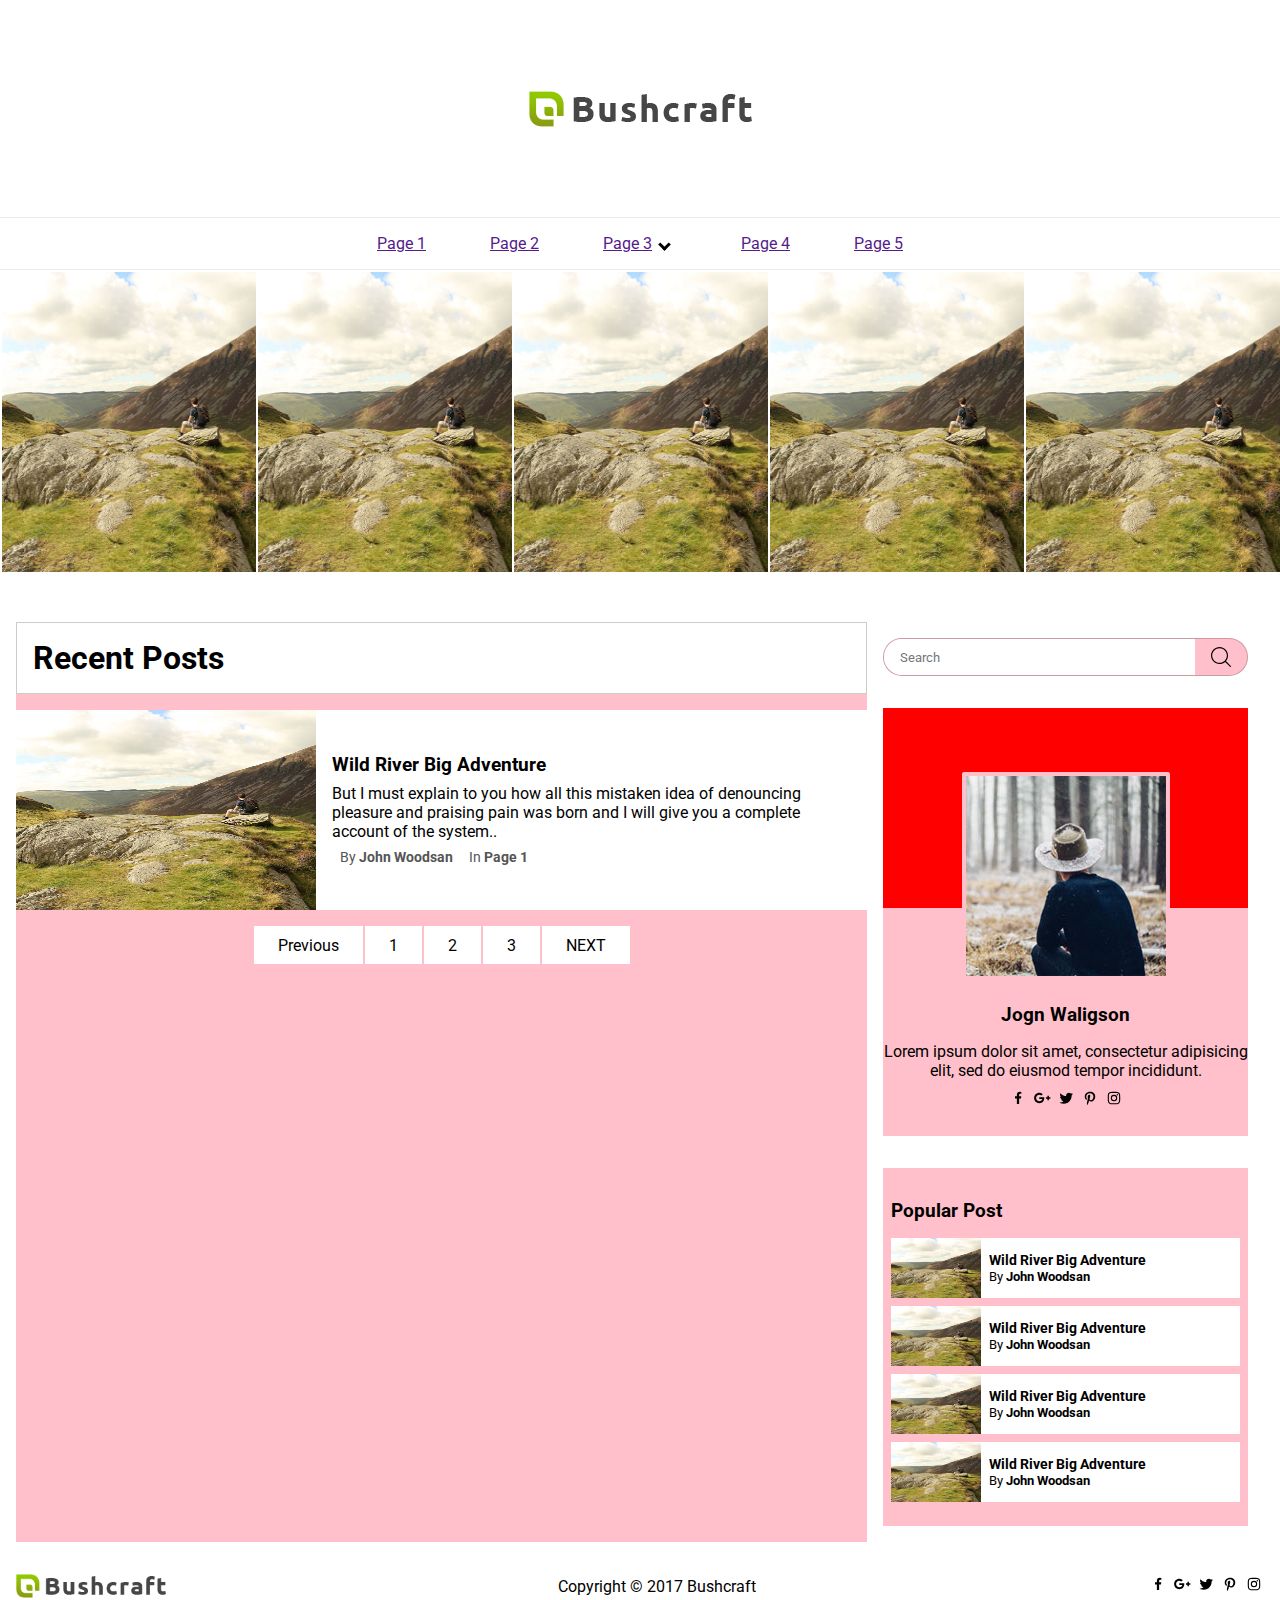
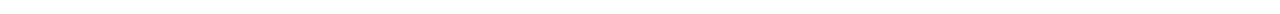
<file: index.html>
<!DOCTYPE html>
<html lang="en">
<head>
  <meta charset="UTF-8">
  <meta name="viewport" content="width=device-width, initial-scale=1.0">
  <meta http-equiv="X-UA-Compatible" content="ie=edge">
  <link rel="stylesheet" href="https://fonts.googleapis.com/css?family=Roboto&display=swap">
  <link rel="stylesheet" href="stylesheets/css/main.css">

  <title>Document</title>
</head>
<body>
  <header>
    <div class="logo-container">
      <img src="images/logo.png" class="logo" alt="">
    </div>
    <nav>
      <div id="nav-toggler">
        <svg viewBox="0 0 26 26"><path  d="M 0 4 L 0 6 L 26 6 L 26 4 Z M 0 12 L 0 14 L 26 14 L 26 12 Z M 0 20 L 0 22 L 26 22 L 26 20 Z "/></svg>
      </div>
      <ul class="main-nav">
        <li><a href="">Page 1</a></li>
        <li><a href="">Page 2</a></li>
        <li >
          <a href="" >Page 3</a>
          <ul class="dropdown">
            <li><a href="">Subpage 1</a></li>
            <li><a href="">Subpage 2</a></li>
            <li><a href="">Subpage 3</a></li>
            <li><a href="">Subpage 4</a></li>
          </ul>
        </li>
        <li><a href="">Page 4</a></li>
        <li><a href="">Page 5</a></li>
      </ul>
    </nav>
  </header>
  <section class="slider owl-carousel">
    <div><img src="images/post_img.jpg" alt=""> </div>
    <div><img src="images/post_img.jpg" alt=""> </div>
    <div><img src="images/post_img.jpg" alt=""> </div>
    <div><img src="images/post_img.jpg" alt=""> </div>
    <div><img src="images/post_img.jpg" alt=""> </div>
    <div><img src="images/post_img.jpg" alt=""> </div>
    <div><img src="images/post_img.jpg" alt=""> </div>
  </section>
  <div class="main-content">
    <section class="posts">
      <h1 class="section-header">Recent Posts</h1>
      <article class="post">
        <img class="post-img" src="images/post_img.jpg" alt="">
        <div class="post-data">
          <h3 class="post-title">Wild River Big Adventure</h3>
          <p class="post-content">But I must explain to you how all this mistaken idea of denouncing pleasure and praising pain was born and I will give you a complete account of the system..</p>
          <ul class="post-meta">
            <li>By <strong>John Woodsan</strong></li>
            <li>In <strong>Page 1</strong></li>
          </ul>
        </div>

      </article>

      <ul class="pagination-container">
        <li>Previous</li>
        <li>1</li>
        <li>2</li>
        <li>3</li>
        <li>NEXT</li>
      </ul>
    </section>
    <section class="sidebar">

                <form class="search-box" action="#" >

                  <input type="text" name="" value="" placeholder="Search">
                  <svg class="search-icon"  viewBox="0 0 451 451"><g><path d="M447.05,428l-109.6-109.6c29.4-33.8,47.2-77.9,47.2-126.1C384.65,86.2,298.35,0,192.35,0C86.25,0,0.05,86.3,0.05,192.3
            s86.3,192.3,192.3,192.3c48.2,0,92.3-17.8,126.1-47.2L428.05,447c2.6,2.6,6.1,4,9.5,4s6.9-1.3,9.5-4
            C452.25,441.8,452.25,433.2,447.05,428z M26.95,192.3c0-91.2,74.2-165.3,165.3-165.3c91.2,0,165.3,74.2,165.3,165.3
            s-74.1,165.4-165.3,165.4C101.15,357.7,26.95,283.5,26.95,192.3z"/></g>
                  </svg>
                </form>

      <div class="about">
        <img src="images/about_img.jpg" alt="">
          <h3 class="name">Jogn Waligson</h3>
          <p class="detail">
            Lorem ipsum dolor sit amet, consectetur adipisicing elit, sed do eiusmod tempor incididunt.
          </p>
          <div class="social-icons">
            <svg viewBox="0 0 800 800"><path d="M445 643h-90V419h-75v-87h75v-64q0-55 32-86 30-29 80-29 28 0 67 3v78h-47q-42 0-42 38v60h86l-11 87h-75v224z"/></svg>
            <svg viewBox="0 0 800 800"><path d="M487 370c21 129-62 237-195 237-114 0-207-93-207-207s93-207 207-207c89 0 138 54 138 54l-56 54s-29-32-82-32c-71 0-128 59-128 131 0 73 57 131 128 131 81 0 113-58 117-90H292v-71h195zm189-59v59h59v60h-59v59h-59v-59h-59v-60h59v-59h59z"/></svg>
            <svg viewBox="0 0 800 800"><path d="M679 239s-21 34-55 57c7 156-107 329-314 329-103 0-169-50-169-50s81 17 163-45c-83-5-103-77-103-77s23 6 50-2c-93-23-89-110-89-110s23 14 50 14c-84-65-34-148-34-148s76 107 228 116c-22-121 117-177 188-101 37-6 71-27 71-27s-12 41-49 61c30-2 63-17 63-17z"/></svg>
            <svg viewBox="0 0 800 800"><path d="M287 681c-9-3-15-77-6-115l38-163s-9-20-9-49c0-46 26-80 59-80 28 0 42 21 42 46 0 28-19 71-28 110-8 33 17 59 49 59 58 0 104-61 104-150 0-79-57-134-138-134-94 0-148 69-148 142 0 28 9.7 57.4 23 74 4 5 5 6 2 17l-8 31s-2 9.5-14 3c-41-22.3-63-78-63-126 0-104 75-199 217-199 114 0 203 81 203 190 0 113-72 205-171 205-55 0-75-38-75-38l-21 78c-11 41-47 102-56 99z"/></svg>
            <svg viewBox="0 0 800 800"><path d="M150 400c0-119 0-166 42-208s88-42 208-42 166 0 208 42 42 89 42 208 0 166-42 208-88 42-208 42-166 0-208-42-42-89-42-208zm455 0c0-114 0-148-29-176-29-29-62-29-176-29s-148 0-176 29c-29 29-29 62-29 176s0 148 29 176c29 29 62 29 176 29s148 0 176-29c29-29 29-62 29-176zM400 272a128 128 0 1 1 0 256 128 128 0 0 1 0-256zm0 211c46 0 83-37 83-83s-37-83-83-83-83 37-83 83 37 83 83 83zm163-216c0 16-13 30-30 30-16 0-30-14-30-30 0-17 14-30 30-30 17 0 30 13 30 30z"/></svg>
          </div>

      </div>
      <div class="sidebar-post-container">
        <h3 class="sidebar-post-section-heading">Popular Post</h3>
        <article class="sidebar-post">
          <img class="sidebar-post-img" src="images/post_img.jpg" alt="">
          <div class="sidebar-post-data">
            <h3 class="sidebar-post-title">Wild River Big Adventure</h3>
            <ul class="sidebar-post-meta">
              <li>By <strong>John Woodsan</strong></li>
            </ul>
          </div>

        </article>
        <article class="sidebar-post">
          <img class="sidebar-post-img" src="images/post_img.jpg" alt="">
          <div class="sidebar-post-data">
            <h3 class="sidebar-post-title">Wild River Big Adventure</h3>
            <ul class="sidebar-post-meta">
              <li>By <strong>John Woodsan</strong></li>
            </ul>
          </div>

        </article>
        <article class="sidebar-post">
          <img class="sidebar-post-img" src="images/post_img.jpg" alt="">
          <div class="sidebar-post-data">
            <h3 class="sidebar-post-title">Wild River Big Adventure</h3>
            <ul class="sidebar-post-meta">
              <li>By <strong>John Woodsan</strong></li>
            </ul>
          </div>

        </article>
        <article class="sidebar-post">
          <img class="sidebar-post-img" src="images/post_img.jpg" alt="">
          <div class="sidebar-post-data">
            <h3 class="sidebar-post-title">Wild River Big Adventure</h3>
            <ul class="sidebar-post-meta">
              <li>By <strong>John Woodsan</strong></li>
            </ul>
          </div>

        </article>
      </div>
    </section>
  </div>
  <footer>
    <img class="logo" src="images/logo.png" alt="">
    <p class="copyright-line">Copyright © 2017 Bushcraft</p>
    <div class="social-icons">
      <svg viewBox="0 0 800 800"><path d="M445 643h-90V419h-75v-87h75v-64q0-55 32-86 30-29 80-29 28 0 67 3v78h-47q-42 0-42 38v60h86l-11 87h-75v224z"/></svg>
      <svg viewBox="0 0 800 800"><path d="M487 370c21 129-62 237-195 237-114 0-207-93-207-207s93-207 207-207c89 0 138 54 138 54l-56 54s-29-32-82-32c-71 0-128 59-128 131 0 73 57 131 128 131 81 0 113-58 117-90H292v-71h195zm189-59v59h59v60h-59v59h-59v-59h-59v-60h59v-59h59z"/></svg>
      <svg viewBox="0 0 800 800"><path d="M679 239s-21 34-55 57c7 156-107 329-314 329-103 0-169-50-169-50s81 17 163-45c-83-5-103-77-103-77s23 6 50-2c-93-23-89-110-89-110s23 14 50 14c-84-65-34-148-34-148s76 107 228 116c-22-121 117-177 188-101 37-6 71-27 71-27s-12 41-49 61c30-2 63-17 63-17z"/></svg>
      <svg viewBox="0 0 800 800"><path d="M287 681c-9-3-15-77-6-115l38-163s-9-20-9-49c0-46 26-80 59-80 28 0 42 21 42 46 0 28-19 71-28 110-8 33 17 59 49 59 58 0 104-61 104-150 0-79-57-134-138-134-94 0-148 69-148 142 0 28 9.7 57.4 23 74 4 5 5 6 2 17l-8 31s-2 9.5-14 3c-41-22.3-63-78-63-126 0-104 75-199 217-199 114 0 203 81 203 190 0 113-72 205-171 205-55 0-75-38-75-38l-21 78c-11 41-47 102-56 99z"/></svg>
      <svg viewBox="0 0 800 800"><path d="M150 400c0-119 0-166 42-208s88-42 208-42 166 0 208 42 42 89 42 208 0 166-42 208-88 42-208 42-166 0-208-42-42-89-42-208zm455 0c0-114 0-148-29-176-29-29-62-29-176-29s-148 0-176 29c-29 29-29 62-29 176s0 148 29 176c29 29 62 29 176 29s148 0 176-29c29-29 29-62 29-176zM400 272a128 128 0 1 1 0 256 128 128 0 0 1 0-256zm0 211c46 0 83-37 83-83s-37-83-83-83-83 37-83 83 37 83 83 83zm163-216c0 16-13 30-30 30-16 0-30-14-30-30 0-17 14-30 30-30 17 0 30 13 30 30z"/></svg>
    </div>
  </footer>

  <script
  src="https://code.jquery.com/jquery-3.4.1.min.js"></script>
  <script src="vendor/owlcarousel/src/js/owl.carousel.js"></script>
  <script>
      $(document).ready(function(){
      //
      //   // make nav toggle
        const dropdown_navitem = $('.main-nav li:has( ul)');
        // $('body').on('click',function(e){
          // e.stopPropagation();
      //     alert('body clicked');
      //     // e.preventDefault();
      //     $('.main-nav li').removeClass('hovered');
        // });
        dropdown_navitem.on('click',function(e){
          e.preventDefault();
          dropdown_navitem.toggleClass('hovered');
        });

          dropdown_navitem.on('mouseover',function(){
            dropdown_navitem.addClass('hovered');
          });
          dropdown_navitem.on('mouseout',function(){
            dropdown_navitem.removeClass('hovered');


        });


          var owl = $(".owl-carousel");
          owl.owlCarousel({
            items: 3,
            loop: true,
            autoplay: true,
            autoPlaySpeed: 500,
            autoPlayTimeout: 500,
            autoplayHoverPause: true,
            responsiveClass:true,
            responsive:{
              0:{
                items:1,
              },
              600:{
                items:2,
              },
              800:{
                items:3,
              },
              1000:{
                items :5,
              }
            }
          });
          owl.trigger('play.owl.autoPlay',[500]);


      });
  </script>
</body>
</html>
</file>
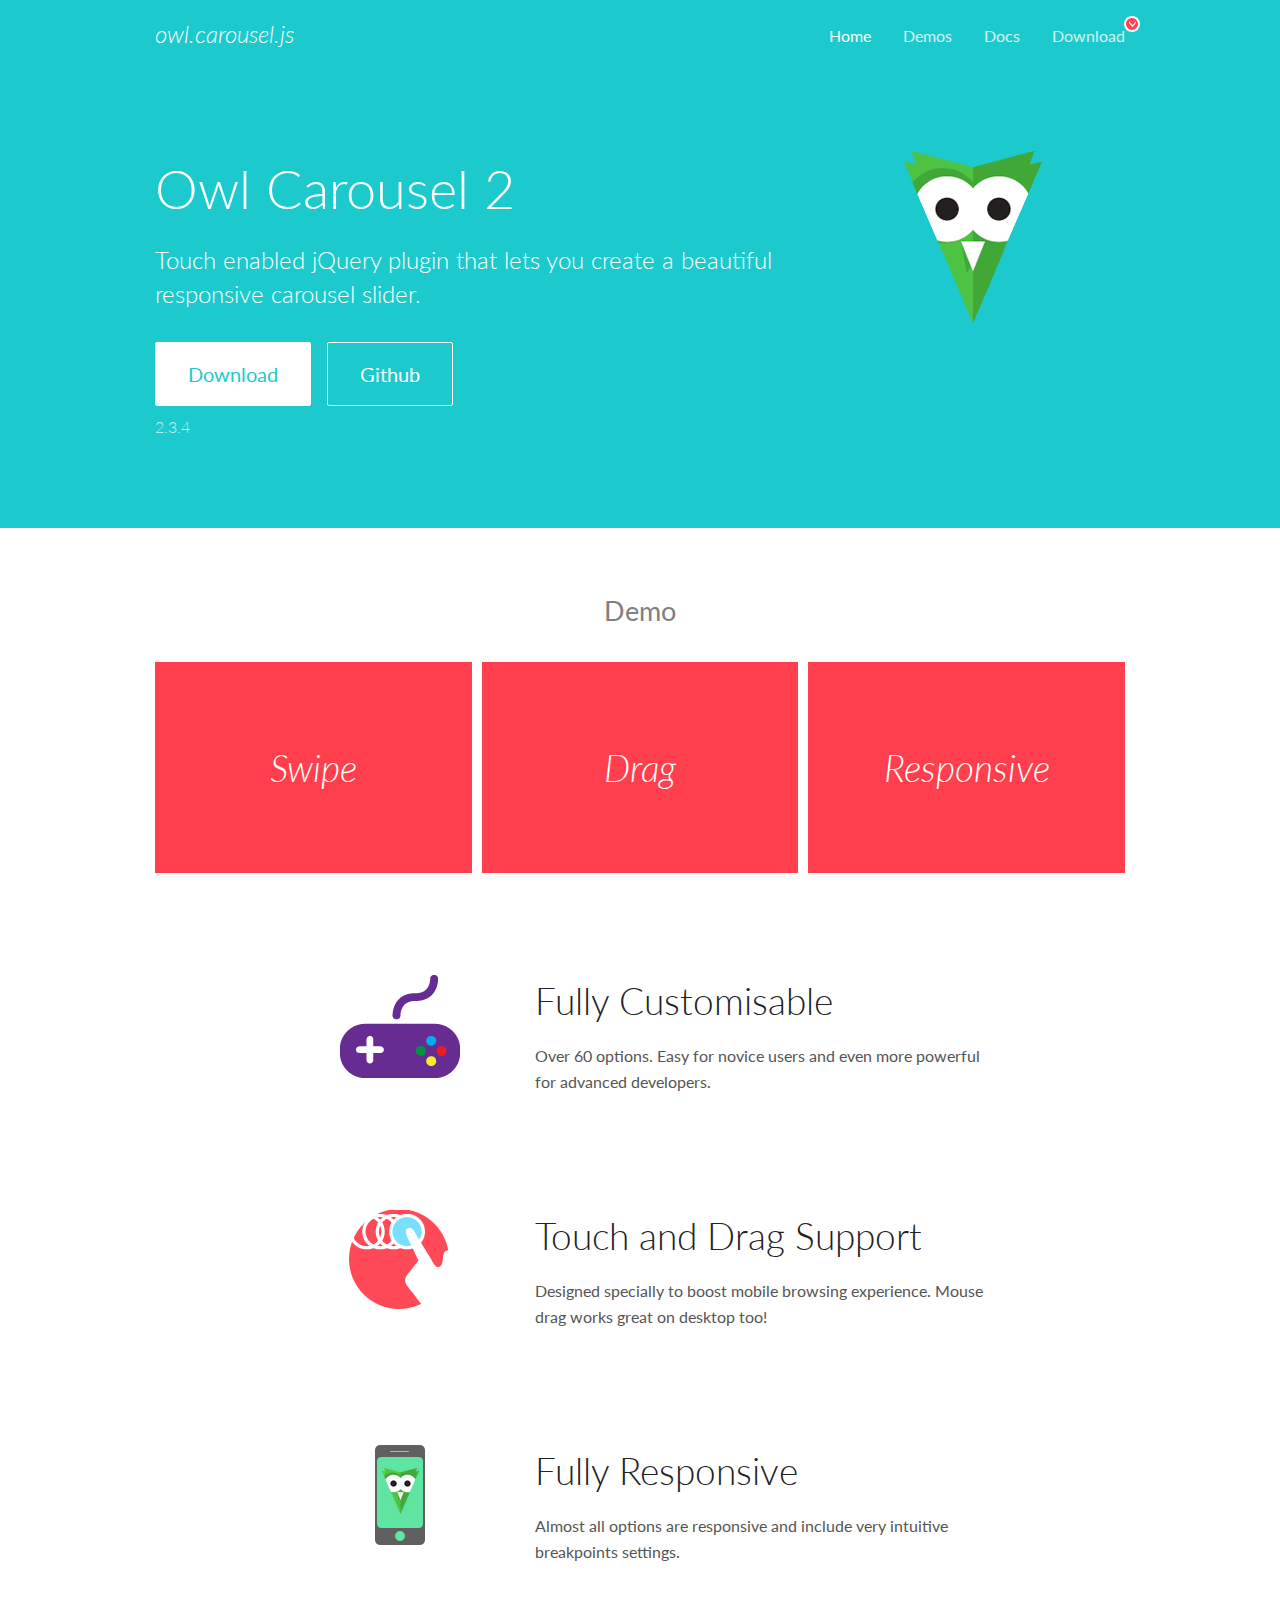
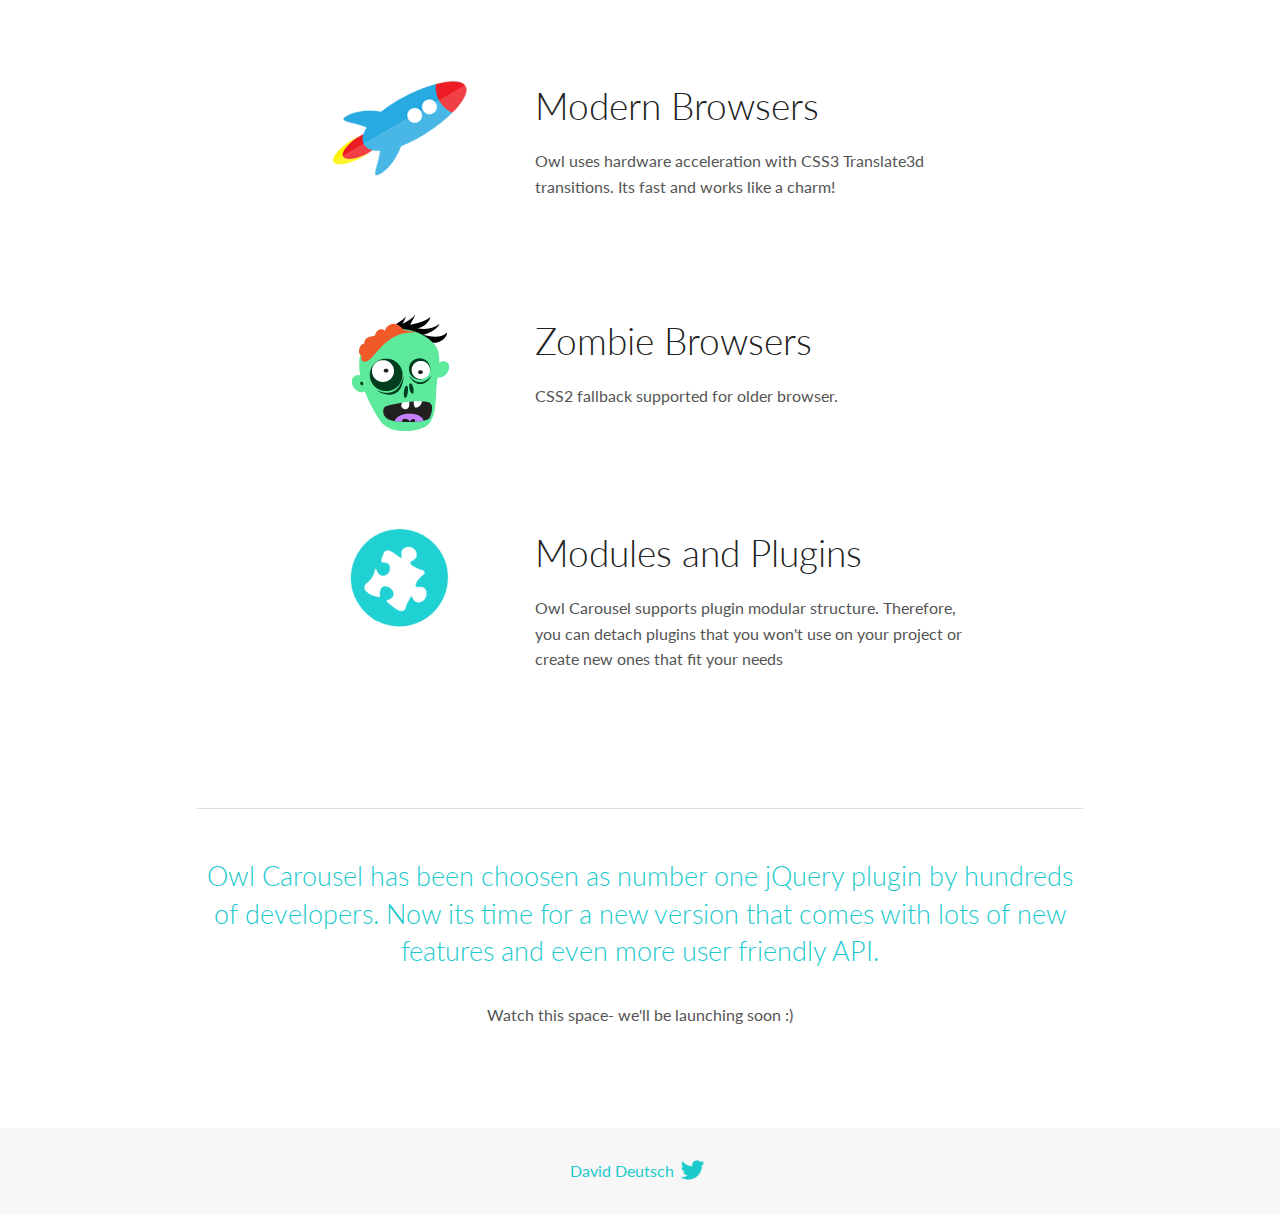
<file: OwlCarousel2-2.3.4/docs/index.html>
<!DOCTYPE html>
<html lang="en">
  <head>

    <!-- head -->
    <meta charset="utf-8">
    <meta name="msapplication-tap-highlight" content="no" />
    <meta name="viewport" content="width=device-width, initial-scale=1.0" />
    <meta name="description" content="Touch enabled jQuery plugin that lets you create beautiful responsive carousel slider.">
    <meta name="author" content="David Deutsch">
    <title>
      Home | Owl Carousel | 2.3.4
    </title>

    <!-- Stylesheets -->
    <link href='https://fonts.googleapis.com/css?family=Lato:300,400,700,400italic,300italic' rel='stylesheet' type='text/css'>
    <link rel="stylesheet" href="assets/css/docs.theme.min.css">

    <!-- Owl Stylesheets -->
    <link rel="stylesheet" href="assets/owlcarousel/assets/owl.carousel.min.css">
    <link rel="stylesheet" href="assets/owlcarousel/assets/owl.theme.default.min.css">

    <!-- HTML5 shim and Respond.js IE8 support of HTML5 elements and media queries -->

    <!--[if lt IE 9]>
      <script src="https://oss.maxcdn.com/libs/html5shiv/3.7.0/html5shiv.js"></script>
      <script src="https://oss.maxcdn.com/libs/respond.js/1.3.0/respond.min.js"></script>
    <![endif]-->

    <!-- Favicons -->
    <link rel="apple-touch-icon-precomposed" sizes="144x144" href="assets/ico/apple-touch-icon-144-precomposed.png">
    <link rel="shortcut icon" href="assets/ico/favicon.png">
    <link rel="shortcut icon" href="favicon.ico">

    <!-- Yeah i know js should not be in header. Its required for demos.-->

    <!-- javascript -->
    <script src="assets/vendors/jquery.min.js"></script>
    <script src="assets/owlcarousel/owl.carousel.js"></script>
  </head>
  <body>

    <!-- header -->
    <header class="header">
      <div class="row">
        <div class="large-12 columns">
          <div class="brand left">
            <h3>
              <a href="/OwlCarousel2/">owl.carousel.js</a> 
            </h3>
          </div>
          <a id="toggle-nav" class="right">
            <span></span> <span></span> <span></span> 
          </a> 
          <div class="nav-bar">
            <ul class="clearfix">
              <li class="active">
                <a href="/OwlCarousel2/index.html">Home</a> 
              </li>
              <li> <a href="/OwlCarousel2/demos/demos.html">Demos</a>  </li>
              <li> <a href="/OwlCarousel2/docs/started-welcome.html">Docs</a>  </li>
              <li>
                <a href="https://github.com/OwlCarousel2/OwlCarousel2/archive/2.3.4.zip">Download</a> 
                <span class="download"></span> 
              </li>
            </ul>
          </div>
        </div>
      </div>
    </header>

    <!-- home panel -->
    <section id="hero">
      <div class="row">
        <div class="large-8 medium-8 columns">
          <h1>Owl Carousel 2</h1>
          <h4>Touch enabled jQuery plugin that lets you create a beautiful responsive carousel slider.</h4>
          <a href="https://github.com/OwlCarousel2/OwlCarousel2/archive/2.3.4.zip" class="hero-button">Download</a> 
          <a href="https://github.com/OwlCarousel2/OwlCarousel2" class="hero-button outline">Github</a> 
          <p>2.3.4</p>
        </div>
        <div class="large-4 medium-4 columns">
          <img class="owl-logo" src="assets/img/owl-logo.png" alt="mr. Owl">
        </div>
      </div>
    </section>

    <!-- body -->
    <div class="home-demo">
      <div class="row">
        <div class="large-12 columns">
          <h3>Demo</h3>
          <div class="owl-carousel">
            <div class="item">
              <h2>Swipe</h2>
            </div>
            <div class="item">
              <h2>Drag</h2>
            </div>
            <div class="item">
              <h2>Responsive</h2>
            </div>
            <div class="item">
              <h2>CSS3</h2>
            </div>
            <div class="item">
              <h2>Fast</h2>
            </div>
            <div class="item">
              <h2>Easy</h2>
            </div>
            <div class="item">
              <h2>Free</h2>
            </div>
            <div class="item">
              <h2>Upgradable</h2>
            </div>
            <div class="item">
              <h2>Tons of options</h2>
            </div>
            <div class="item">
              <h2>Infinity</h2>
            </div>
            <div class="item">
              <h2>Auto Width</h2>
            </div>
          </div>
        </div>
      </div>
    </div>
    <script>
      var owl = $('.owl-carousel');
      owl.owlCarousel({
        margin: 10,
        loop: true,
        responsive: {
          0: {
            items: 1
          },
          600: {
            items: 2
          },
          1000: {
            items: 3
          }
        }
      })
    </script>

    <!-- features -->
    <div id="features">
      <div class="row">
        <div class="small-12 medium-9 small-centered columns">
          <section class="row feature">
            <div class="medium-4 small-12 columns">
              <img src="assets/img/feature-options.png" alt="">
            </div>
            <div class="medium-8 small-12 columns">
              <h2>Fully Customisable</h2>
              <p>Over 60 options. Easy for novice users and even more powerful for advanced developers.</p>
            </div>
          </section>
          <section class="row feature">
            <div class="medium-4 small-12 columns">
              <img src="assets/img/feature-drag.png" alt="">
            </div>
            <div class="medium-8 small-12 columns">
              <h2>Touch and Drag Support</h2>
              <p>Designed specially to boost mobile browsing experience. Mouse drag works great on desktop too!</p>
            </div>
          </section>
          <section class="row feature">
            <div class="medium-4 small-12 columns">
              <img src="assets/img/feature-responsive.png" alt="">
            </div>
            <div class="medium-8 small-12 columns">
              <h2>Fully Responsive</h2>
              <p>Almost all options are responsive and include very intuitive breakpoints settings.</p>
            </div>
          </section>
          <section class="row feature">
            <div class="medium-4 small-12 columns">
              <img src="assets/img/feature-modern.png" alt="">
            </div>
            <div class="medium-8 small-12 columns">
              <h2>Modern Browsers</h2>
              <p>Owl uses hardware acceleration with CSS3 Translate3d transitions. Its fast and works like a charm! </p>
            </div>
          </section>
          <section class="row feature">
            <div class="medium-4 small-12 columns">
              <img src="assets/img/feature-zombie.png" alt="">
            </div>
            <div class="medium-8 small-12 columns">
              <h2>Zombie Browsers</h2>
              <p>CSS2 fallback supported for older browser.</p>
            </div>
          </section>
          <section class="row feature">
            <div class="medium-4 small-12 columns">
              <img src="assets/img/feature-module.png" alt="">
            </div>
            <div class="medium-8 small-12 columns">
              <h2>Modules and Plugins</h2>
              <p>Owl Carousel supports plugin modular structure. Therefore, you can detach plugins that you won&#x27;t use on your project or create new ones that fit your needs</p>
            </div>
          </section>
        </div>
      </div>
    </div>

    <!-- footer -->
    <section id="teaser-text">
      <div class="row">
        <div class="small-12 medium-11 small-centered columns">
          <hr>
          <h3 id="owl-carousel-has-been-choosen-as-number-one-jquery-plugin-by-hundreds-of-developers-now-its-time-for-a-new-version-that-comes-with-lots-of-new-features-and-even-more-user-friendly-api-">Owl Carousel has been choosen as number one jQuery plugin by hundreds of developers. Now its time for a new version that comes with lots of new features and even more user friendly API.</h3>
          <p>Watch this space- we&#39;ll be launching soon :)</p>
        </div>
      </div>
    </section>

    <!-- footer -->
    <footer class="footer">
      <div class="row">
        <div class="large-12 columns">
          <h5>
            <a href="/OwlCarousel2/docs/support-contact.html">David Deutsch</a> 
            <a id="custom-tweet-button" href="https://twitter.com/share?url=https://github.com/OwlCarousel2/OwlCarousel2&text=Owl Carousel - This is so awesome! " target="_blank"></a> 
          </h5>
        </div>
      </div>
    </footer>

    <!-- vendors -->
    <script src="assets/vendors/highlight.js"></script>
    <script src="assets/js/app.js"></script>
  </body>
</html>
</file>
<file: stylesheets/css/main.css>
/*
 *  Owl Carousel - Core
 */
.owl-carousel {
  display: none;
  width: 100%;
  -webkit-tap-highlight-color: transparent;
  /* position relative and z-index fix webkit rendering fonts issue */
  position: relative;
  z-index: 1; }
  .owl-carousel .owl-stage {
    position: relative;
    -ms-touch-action: pan-Y;
    touch-action: manipulation;
    -moz-backface-visibility: hidden;
    /* fix firefox animation glitch */ }
  .owl-carousel .owl-stage:after {
    content: ".";
    display: block;
    clear: both;
    visibility: hidden;
    line-height: 0;
    height: 0; }
  .owl-carousel .owl-stage-outer {
    position: relative;
    overflow: hidden;
    /* fix for flashing background */
    -webkit-transform: translate3d(0px, 0px, 0px); }
  .owl-carousel .owl-wrapper,
  .owl-carousel .owl-item {
    -webkit-backface-visibility: hidden;
    -moz-backface-visibility: hidden;
    -ms-backface-visibility: hidden;
    -webkit-transform: translate3d(0, 0, 0);
    -moz-transform: translate3d(0, 0, 0);
    -ms-transform: translate3d(0, 0, 0); }
  .owl-carousel .owl-item {
    position: relative;
    min-height: 1px;
    float: left;
    -webkit-backface-visibility: hidden;
    -webkit-tap-highlight-color: transparent;
    -webkit-touch-callout: none; }
  .owl-carousel .owl-item img {
    display: block;
    width: 100%; }
  .owl-carousel .owl-nav.disabled,
  .owl-carousel .owl-dots.disabled {
    display: none; }
  .owl-carousel .owl-nav .owl-prev,
  .owl-carousel .owl-nav .owl-next,
  .owl-carousel .owl-dot {
    cursor: pointer;
    -webkit-user-select: none;
    -khtml-user-select: none;
    -moz-user-select: none;
    -ms-user-select: none;
    user-select: none; }
  .owl-carousel .owl-nav button.owl-prev,
  .owl-carousel .owl-nav button.owl-next,
  .owl-carousel button.owl-dot {
    background: none;
    color: inherit;
    border: none;
    padding: 0 !important;
    font: inherit; }
  .owl-carousel.owl-loaded {
    display: block; }
  .owl-carousel.owl-loading {
    opacity: 0;
    display: block; }
  .owl-carousel.owl-hidden {
    opacity: 0; }
  .owl-carousel.owl-refresh .owl-item {
    visibility: hidden; }
  .owl-carousel.owl-drag .owl-item {
    touch-action: pan-y;
    -webkit-user-select: none;
    -moz-user-select: none;
    -ms-user-select: none;
    user-select: none; }
  .owl-carousel.owl-grab {
    cursor: move;
    cursor: grab; }
  .owl-carousel.owl-rtl {
    direction: rtl; }
  .owl-carousel.owl-rtl .owl-item {
    float: right; }

/* No Js */
.no-js .owl-carousel {
  display: block; }

/*
 *  Owl Carousel - Animate Plugin
 */
.owl-carousel .animated {
  animation-duration: 1000ms;
  animation-fill-mode: both; }
.owl-carousel .owl-animated-in {
  z-index: 0; }
.owl-carousel .owl-animated-out {
  z-index: 1; }
.owl-carousel .fadeOut {
  animation-name: fadeOut; }

@keyframes fadeOut {
  0% {
    opacity: 1; }
  100% {
    opacity: 0; } }
/*
 * 	Owl Carousel - Auto Height Plugin
 */
.owl-height {
  transition: height 500ms ease-in-out; }

/*
 * 	Owl Carousel - Lazy Load Plugin
 */
.owl-carousel .owl-item {
  /**
  	This is introduced due to a bug in IE11 where lazy loading combined with autoheight plugin causes a wrong
  	calculation of the height of the owl-item that breaks page layouts
   */ }
  .owl-carousel .owl-item .owl-lazy {
    opacity: 0;
    transition: opacity 400ms ease; }
  .owl-carousel .owl-item .owl-lazy[src^=""], .owl-carousel .owl-item .owl-lazy:not([src]) {
    max-height: 0; }
  .owl-carousel .owl-item img.owl-lazy {
    transform-style: preserve-3d; }

/*
 * 	Owl Carousel - Video Plugin
 */
.owl-carousel .owl-video-wrapper {
  position: relative;
  height: 100%;
  background: #000; }
.owl-carousel .owl-video-play-icon {
  position: absolute;
  height: 80px;
  width: 80px;
  left: 50%;
  top: 50%;
  margin-left: -40px;
  margin-top: -40px;
  background: url("owl.video.play.png") no-repeat;
  cursor: pointer;
  z-index: 1;
  -webkit-backface-visibility: hidden;
  transition: transform 100ms ease; }
.owl-carousel .owl-video-play-icon:hover {
  transform: scale(1.3, 1.3); }
.owl-carousel .owl-video-playing .owl-video-tn,
.owl-carousel .owl-video-playing .owl-video-play-icon {
  display: none; }
.owl-carousel .owl-video-tn {
  opacity: 0;
  height: 100%;
  background-position: center center;
  background-repeat: no-repeat;
  background-size: contain;
  transition: opacity 400ms ease; }
.owl-carousel .owl-video-frame {
  position: relative;
  z-index: 1;
  height: 100%;
  width: 100%; }

/*
 * 	Default theme - Owl Carousel CSS File
 */
.owl-theme .owl-nav {
  margin-top: 10px;
  text-align: center;
  -webkit-tap-highlight-color: transparent; }
  .owl-theme .owl-nav [class*='owl-'] {
    color: #FFF;
    font-size: 14px;
    margin: 5px;
    padding: 4px 7px;
    background: #D6D6D6;
    display: inline-block;
    cursor: pointer;
    border-radius: 3px; }
    .owl-theme .owl-nav [class*='owl-']:hover {
      background: #869791;
      color: #FFF;
      text-decoration: none; }
  .owl-theme .owl-nav .disabled {
    opacity: 0.5;
    cursor: default; }
.owl-theme .owl-nav.disabled + .owl-dots {
  margin-top: 10px; }
.owl-theme .owl-dots {
  text-align: center;
  -webkit-tap-highlight-color: transparent; }
  .owl-theme .owl-dots .owl-dot {
    display: inline-block;
    zoom: 1;
    *display: inline; }
    .owl-theme .owl-dots .owl-dot span {
      width: 10px;
      height: 10px;
      margin: 5px 7px;
      background: #D6D6D6;
      display: block;
      -webkit-backface-visibility: visible;
      transition: opacity 200ms ease;
      border-radius: 30px; }
    .owl-theme .owl-dots .owl-dot.active span, .owl-theme .owl-dots .owl-dot:hover span {
      background: #869791; }

/******** Global styles
*************************************/
* {
  margin: 0;
  padding: 0;
  font-family: Roboto, sans-serif; }

svg {
  width: 20px;
  height: 20px; }

/******** End of Global styles
*******************************/
/********* Header Styles
*****************************************/
header {
  display: flex;
  height: 30vh;
  align-items: center;
  justify-content: center;
  flex-direction: column; }
  header .logo-container {
    width: 100%;
    height: 100%;
    display: flex;
    justify-content: center;
    align-items: center; }
  header nav {
    border-top: 1px solid rgba(51, 51, 51, 0.1);
    border-bottom: 1px solid rgba(51, 51, 51, 0.1);
    margin-top: auto;
    width: 100%;
    display: flex;
    justify-content: center; }
    header nav #nav-toggler {
      display: none; }
    header nav .main-nav {
      list-style: none;
      display: flex; }
      header nav .main-nav li {
        background: white;
        padding: 16px 32px;
        position: relative; }
        header nav .main-nav li a:not(:only-child):after {
          margin: 0 8px;
          content: "";
          border: solid black;
          border-width: 0 3px 3px 0;
          display: inline-block;
          padding: 3px;
          transform: rotate(45deg);
          -webkit-transform: rotate(45deg); }
        header nav .main-nav li ul {
          margin-left: 32px;
          list-style: none;
          min-width: 200px;
          display: none;
          position: absolute;
          z-index: 2;
          top: 50px;
          left: 0; }
          header nav .main-nav li ul:hover {
            display: block; }
        header nav .main-nav li.hovered a:not(:only-child):after {
          transform: rotate(225deg); }
        header nav .main-nav li.hovered ul {
          display: block; }

.slider {
  width: 100vw;
  background: #333;
  margin-bottom: 32px; }
  .slider div img {
    border: 2px solid white;
    height: 300px; }

.main-content {
  display: flex;
  padding: 16px; }
  .main-content .section-header {
    background: white;
    border: 1px solid rgba(0, 0, 0, 0.2);
    padding: 16px; }
  .main-content .posts {
    background: pink;
    flex-basis: 70%; }
    .main-content .posts .post {
      background: white;
      height: 200px;
      display: flex;
      margin: 16px 0; }
      .main-content .posts .post .post-img {
        height: 200px;
        width: 300px;
        flex-grow: 1;
        flex-shrink: 0; }
      .main-content .posts .post .post-data {
        padding: 16px;
        display: flex;
        flex-direction: column;
        justify-content: center;
        flex-grow: 0; }
        .main-content .posts .post .post-data .post-title {
          margin: 8px 0; }
        .main-content .posts .post .post-data .post-meta {
          list-style-type: none;
          margin: 8px 0;
          display: flex; }
          .main-content .posts .post .post-data .post-meta li {
            margin: 0 8px;
            color: #555;
            font-size: 0.9em; }
    .main-content .posts .pagination-container {
      list-style-type: none;
      display: flex;
      justify-content: center;
      margin: 16px 0; }
      .main-content .posts .pagination-container li {
        padding: 9.6px 24px;
        background: white;
        margin: 0 1px; }
  .main-content .single-post {
    display: flex;
    flex-direction: column;
    margin: 16px 0; }
    .main-content .single-post .single-post-title {
      font-size: 2em;
      text-align: center; }
    .main-content .single-post .single-post-meta {
      list-style: none;
      display: flex;
      justify-content: center;
      margin: 9.6px 0; }
      .main-content .single-post .single-post-meta li {
        margin: 0 16px; }
    .main-content .single-post .single-post-img {
      height: 350px;
      margin: 16px 0; }
    .main-content .single-post .sharing-btn {
      display: flex;
      justify-content: center;
      margin: 32px 0; }
      .main-content .single-post .sharing-btn button {
        margin: 0 8px; }
    .main-content .single-post .next-post {
      display: flex;
      align-items: center;
      justify-content: center;
      margin: 32px 0; }
      .main-content .single-post .next-post:after {
        margin: 0 8px;
        content: "";
        border: solid black;
        border-width: 0 3px 3px 0;
        display: inline-block;
        padding: 3px;
        transform: rotate(-45deg); }
      .main-content .single-post .next-post .next-post-data {
        padding: 16px; }
      .main-content .single-post .next-post .next-post-img {
        height: 80px;
        width: 120px; }
      .main-content .single-post .next-post .next-post-meta {
        list-style: none; }
  .main-content .sidebar {
    padding: 16px;
    flex-basis: 30%; }
    .main-content .sidebar .search-box {
      display: flex;
      background: pink;
      border-radius: 20px;
      border: 1px solid rgba(0, 0, 0, 0.2); }
      .main-content .sidebar .search-box input {
        padding: 8px 16px;
        border: none;
        flex-grow: 1;
        border-radius: 20px 0 0 20px; }
        .main-content .sidebar .search-box input:focus {
          outline: none; }
      .main-content .sidebar .search-box .search-icon {
        margin: auto 8px;
        padding: 8px; }
    .main-content .sidebar .about {
      margin: 32px 0;
      display: flex;
      padding-bottom: 24px;
      flex-direction: column;
      justify-content: center;
      align-items: center;
      text-align: center;
      position: relative;
      background: pink; }
      .main-content .sidebar .about:before {
        display: block;
        content: "";
        height: 200px;
        background: red;
        width: 100%;
        position: absolute;
        top: 0; }
      .main-content .sidebar .about img {
        margin-top: 64px;
        margin-bottom: 16px;
        border: 4px solid pink;
        border-radius: 2px;
        position: relative;
        z-index: 1; }
      .main-content .sidebar .about .name {
        margin: 8px 0; }
      .main-content .sidebar .about .detail {
        margin: 8px 0; }
    .main-content .sidebar .sidebar-post-container {
      background: pink;
      padding: 16px 8px; }
      .main-content .sidebar .sidebar-post-container .sidebar-post-section-heading {
        margin: 16px 0; }
    .main-content .sidebar .sidebar-post {
      display: flex;
      background: white;
      margin: 8px 0; }
      .main-content .sidebar .sidebar-post .sidebar-post-img {
        width: 90px;
        height: 60px; }
      .main-content .sidebar .sidebar-post .sidebar-post-data {
        padding: 0 8px;
        display: flex;
        flex-direction: column;
        justify-content: center; }
      .main-content .sidebar .sidebar-post .sidebar-post-title {
        font-size: 0.9em; }
      .main-content .sidebar .sidebar-post .sidebar-post-meta {
        list-style: none;
        font-size: 0.8em; }

footer {
  display: flex;
  justify-content: space-between;
  padding: 16px;
  align-items: center; }
  footer .logo {
    width: 150px; }

/*# sourceMappingURL=main.css.map */
</file>
